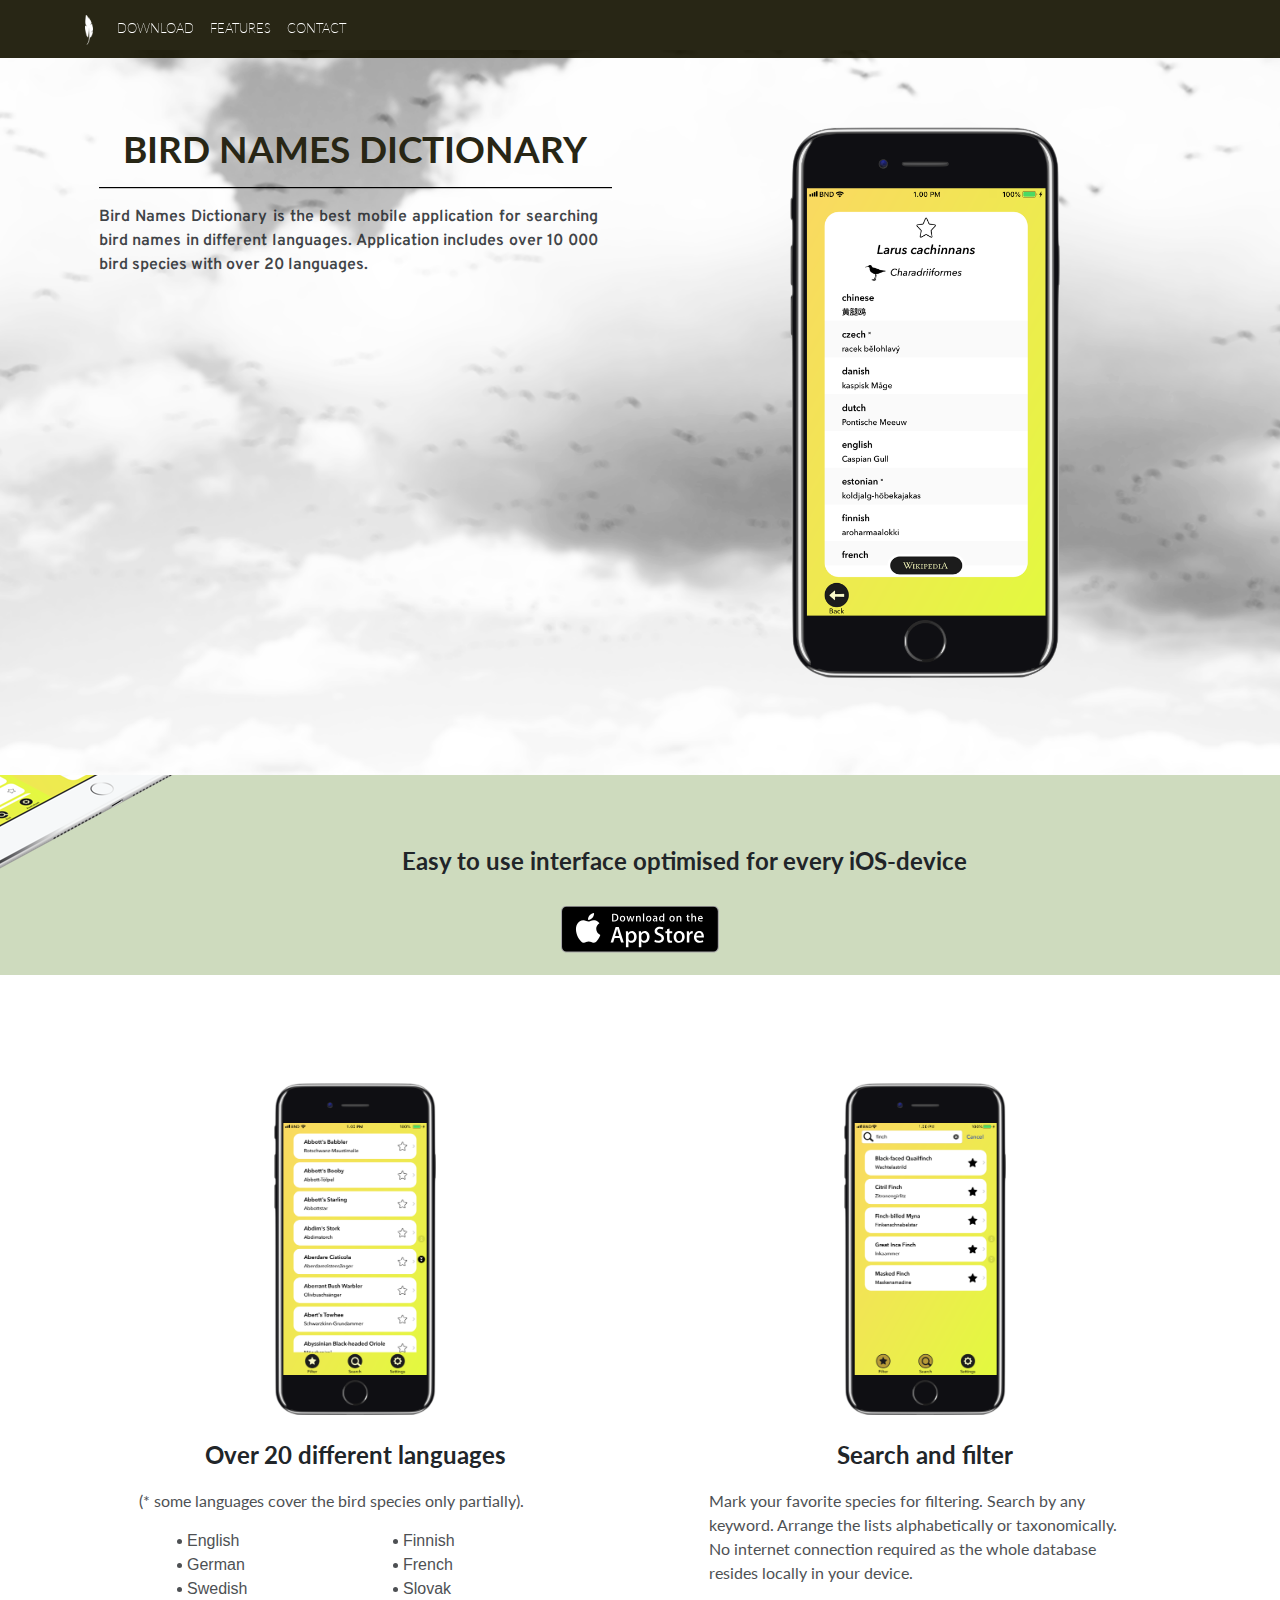
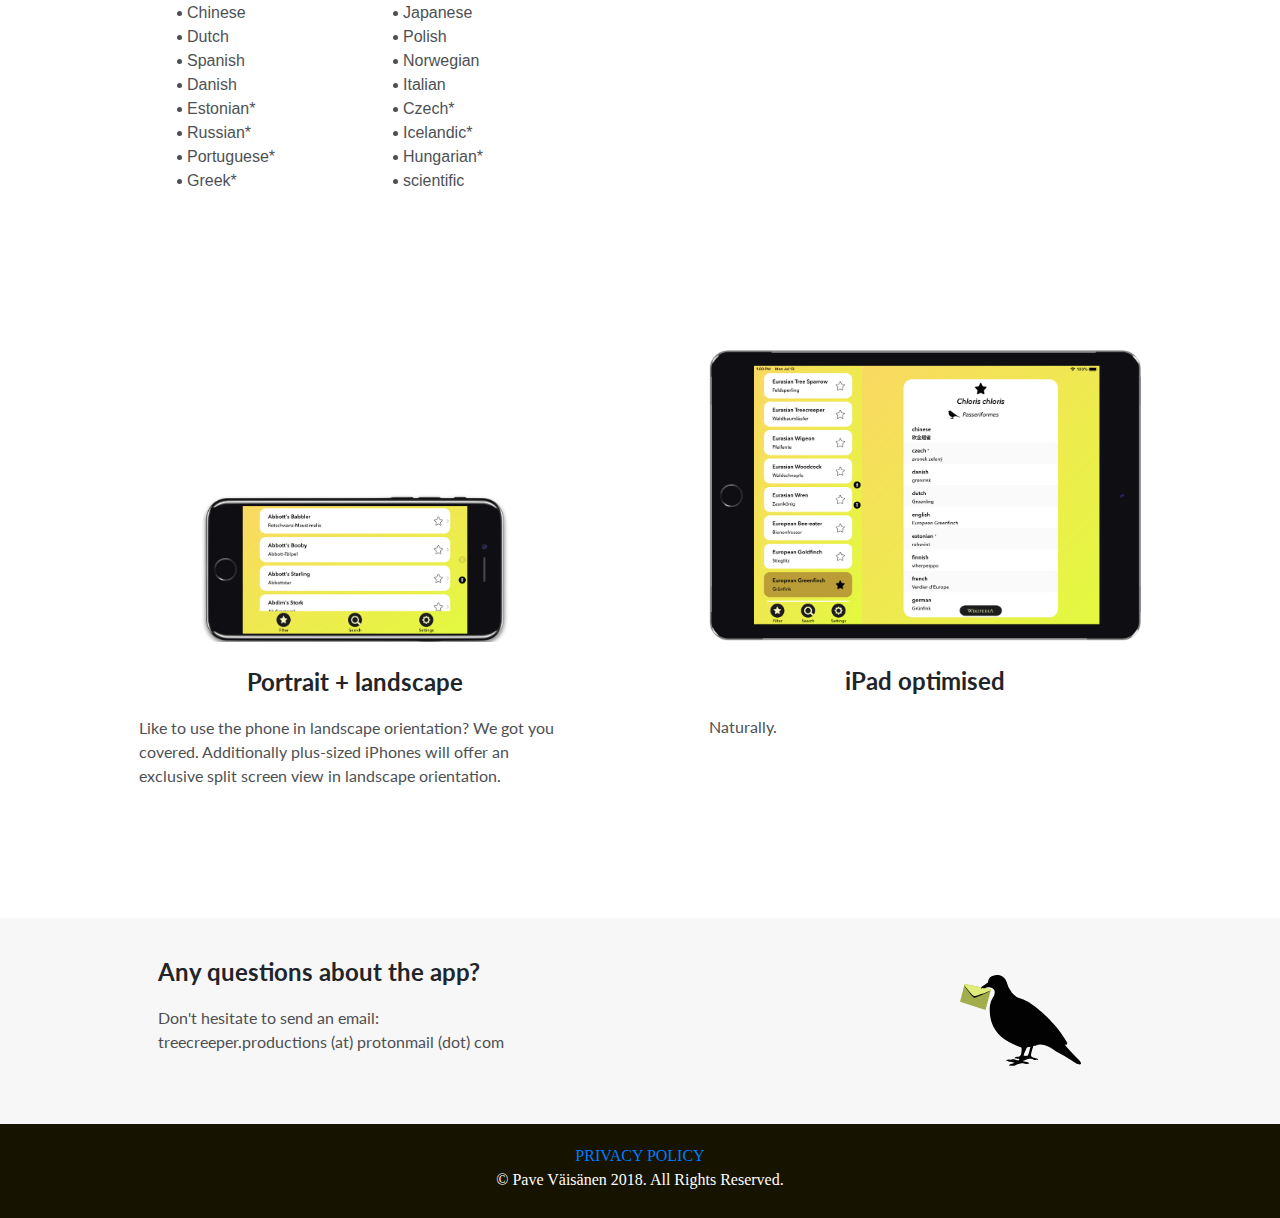
<file: index.html>
<!DOCTYPE html>
<html lang="en">

	<head>
		
		<meta charset="utf-8">
		<meta name="viewport" content="width=device-width, initial-scale=1, shrink-to-fit=no">
		<meta name="description" content="">
		<meta name="author" content="">
		<title>Bird Names Dictionary</title>	
		
		
		<link href="https://fonts.googleapis.com/css?family=Overpass:600 |Lato:400,700" rel="stylesheet">
		
		<link rel="stylesheet" type="text/css" href="css/bootstrap.min.css">
		<link rel="stylesheet" type="text/css" href="css/pave.css">
	</head>
	
	<body id="page-top">
		
	

     <nav class="navbar navbar-expand-sm fixed-top bg-custom" id="mainNav">
      <div class="container">
        <a class="navbar-brand js-scroll-trigger" href="#page-top">
	        <img src="images/feather.png"  height="30" alt="home">    
        </a>
        <button class="navbar-toggler navbar-toggler-right nav-custom" type="button" data-toggle="collapse" data-target="#navbarResponsive" aria-controls="navbarResponsive" aria-expanded="false" aria-label="Toggle navigation">
         <span class="navbar-toggler-icon"></span>
        </button>
        
        <div class="collapse navbar-collapse" id="navbarResponsive">
          <ul class="navbar-nav mr-auto">
	          <li class="nav-item">
              	<a class="nav-link js-scroll-trigger nav-custom" href="#download">DOWNLOAD</a>
			  </li>
            <li class="nav-item">
              <a class="nav-link js-scroll-trigger nav-custom" href="#features">FEATURES</a>
            </li>
            <li class="nav-item">
              <a class="nav-link js-scroll-trigger nav-custom" href="#contact">CONTACT</a>
            </li>
          </ul>
        </div>
      </div>
    </nav>
    

    
    <header class="bg">
	    <div class="container">
		    <div class="row">
			    <div class="col-sm-6">
				    <div id="content">
					   <h1 class="header">BIRD NAMES DICTIONARY</h1>
					   <hr>
				    	<p class="paragraph-frontPage">Bird Names Dictionary is the best mobile application for searching bird names in different languages. Application includes over 10 000 bird species with over 20 languages. </p> 

				    </div>

				   				    
			    </div>
			    <div class="col-sm-6">
				    <img class="mockup" src="images/Iphone%207%20mockup.png">
			    </div> 
		    </div>
		    
	    </div>
    </header>
    
    
    
    <section class="my-jumbotron" id="download">
		<div class="container">
			<h4 id="center-header"> Easy to use interface optimised for every iOS-device</h4>
					  	<div class="col-md-12" id="app-store">
					  		<a class="badge-link" href="https://itunes.apple.com/us/app/bird-names-dictionary/id1436321814?mt=8&ign-mpt=uo%3D2"><img src="images/app-store-badge.svg" alt=""></a>   
			    		</div>
		</div>	    
    </section>
    
    
    
     <section class="bg-feature" id="features">
      <div class="container">
	      <div class="row">
		      <div class="col-sm-6" id="info-box">
			      <img class="feature-img-1" src="images/Iphone1.png">
			      <p class="paragraph-feature-header">Over 20 different languages</p>
			      <p class="paragraph-feature-body"> (* some languages cover the bird species only partially).</p>
				  <ul class="language-list">
					  <li id="language"><span id="bullet-span">English</span></li>
					  <li id="language"><span id="bullet-span">Finnish</span></li>
					  <li id="language"><span id="bullet-span">German</span></li>
					  <li id="language"><span id="bullet-span">French</span></li>
					  <li id="language"><span id="bullet-span">Swedish</span></li>
					  <li id="language"><span id="bullet-span">Slovak</span></li>
					  <li id="language"><span id="bullet-span">Chinese</span></li>
					  <li id="language"><span id="bullet-span">Japanese</span></li>
					  <li id="language"><span id="bullet-span">Dutch</span></li>
					  <li id="language"><span id="bullet-span">Polish</span></li>
					  <li id="language"><span id="bullet-span">Spanish</span></li>
					  <li id="language"><span id="bullet-span">Norwegian</span></li>
					  <li id="language"><span id="bullet-span">Danish</span></li>
					  <li id="language"><span id="bullet-span">Italian</span></li>
					  <li id="language"><span id="bullet-span">Estonian*</span></li>
					  <li id="language"><span id="bullet-span">Czech*</span></li>
					  <li id="language"><span id="bullet-span">Russian*</span></li>
					  <li id="language"><span id="bullet-span">Icelandic*</span></li>
					  <li id="language"><span id="bullet-span">Portuguese*</span></li>
					  <li id="language"><span id="bullet-span">Hungarian*</span></li>
					  <li id="language"><span id="bullet-span">Greek*</span></li>
					  <li id="language"><span id="bullet-span">scientific</span></li>
					  
				  </ul>    

		      </div>
		      <div class="col-sm-6">
			      <img class="feature-img-1" src="images/Iphone2.png">
			      <p class="paragraph-feature-header">Search and filter</p>
			      <p class="paragraph-feature-body">Mark your favorite species for filtering. Search by any keyword. Arrange the lists alphabetically or taxonomically. No internet connection required as the whole database resides locally in your device.</p>
		      </div>
	      </div>
	      
	      <div class="row">
		      <div class="col-sm-6" id="info-box">
			      <img class="feature-img-2" src="images/Iphone3.png">
			      <p class="paragraph-feature-header">Portrait + landscape</p>
			      <p class="paragraph-feature-body">Like to use the phone in landscape orientation? We got you covered. Additionally plus-sized iPhones will offer an exclusive  split screen view in landscape orientation.</p>
		      </div>
		      <div class="col-sm-6" id="info-box">
			      <img class="feature-img-2" src="images/IPad1.png">
			      <p class="paragraph-feature-header">iPad optimised</p>
			      <p class="paragraph-feature-body">Naturally.</p>
		      </div>
	      </div>
      </div>
    </section>
    
    
    
    
    
    <section class="bg-contact" id="contact">
      <div class="container">
	      <div class="row">
		      <div class="col-sm-8">
			      
			      <p class="contact-header">Any questions about the app?</p>
			      <p class="paragraph-feature-body"> Don't hesitate to send an email: <br />treecreeper.productions (at) protonmail (dot) com</p>
			      
		      </div>
		      <div class="col-sm-4 contact-image">
				    <img src="images/pigeon.svg">
			    </div> 
	      </div>
       
      </div>
    </section>
    
    
    <footer>
      <div class="footer">
	      <div class="container">
		      <div class="col-md-12">
			      <a href="privacy.html"> PRIVACY POLICY</a>
		      </div>
		      <div class="col-md-12">
			      <p>&copy; Pave Väisänen 2018. All Rights Reserved.</p>
		      </div>
		      
		      
	      </div>
	     
	    
        
   
      </div>
    </footer>
    
    
    
    
    
    
    
    
        <!-- Bootstrap core JavaScript -->
    <script src="jquery.min.js"></script>
    <script src="bootstrap.bundle.min.js"></script>

    <!-- Plugin JavaScript -->
    <script src="jquery.easing.min.js"></script>

    <!-- Custom scripts for this template -->
    <script src="new-age.min.js"></script>

		
	</body>
</html>
</file>
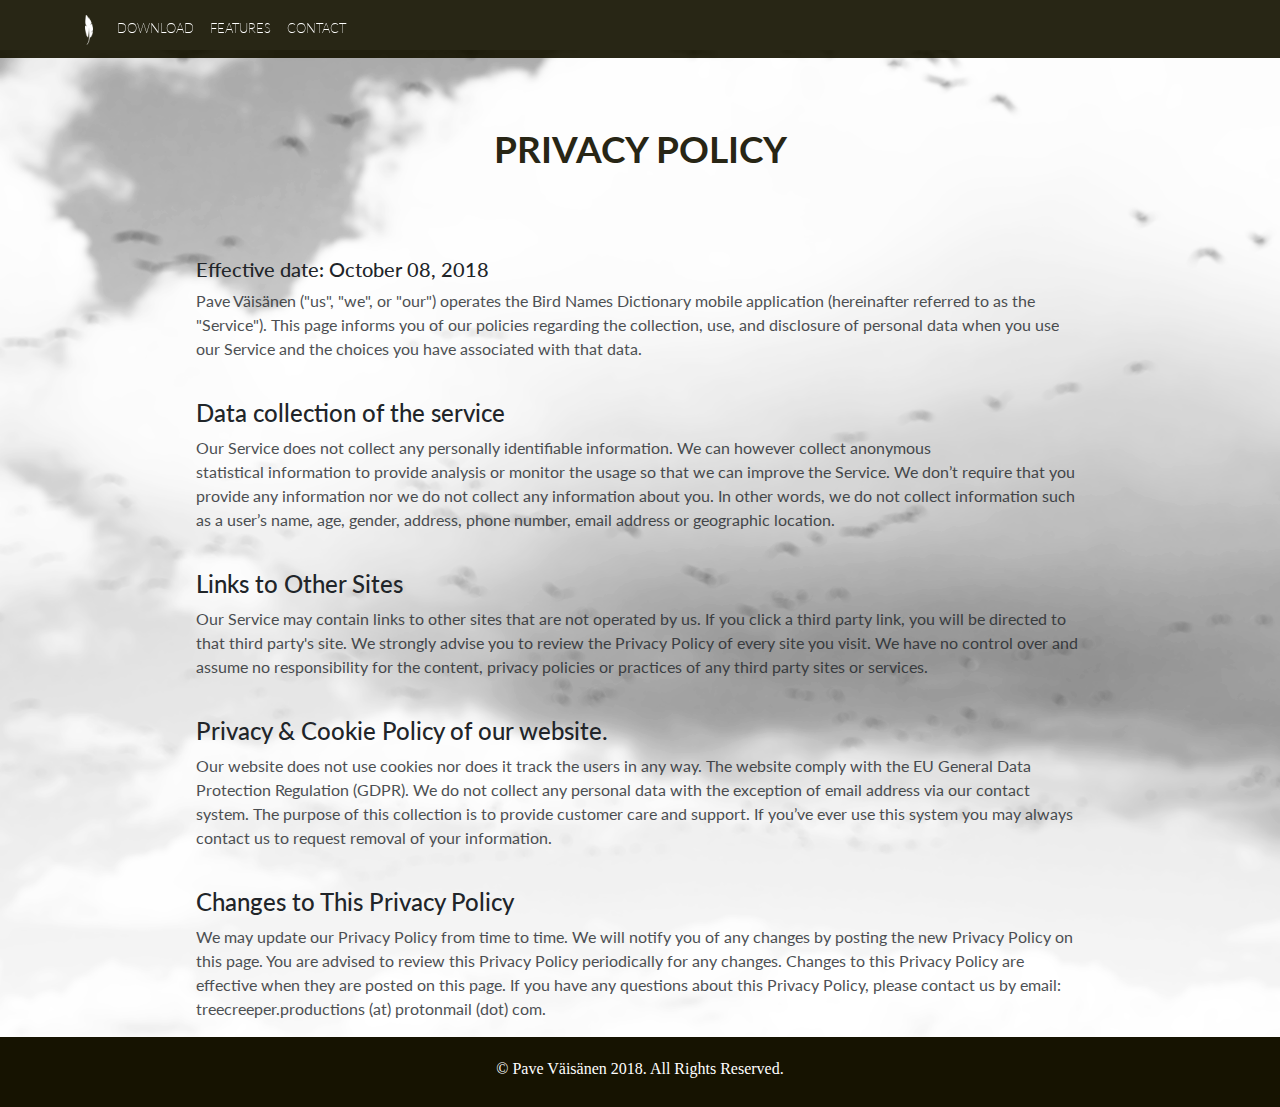
<file: privacy.html>
<!DOCTYPE html>
<html lang="en">

	<head>
		
		<meta charset="utf-8">
		<meta name="viewport" content="width=device-width, initial-scale=1, shrink-to-fit=no">
		<meta name="description" content="">
		<meta name="author" content="">
		<title>Bird Names Dictionary</title>	
		
		
		<link href="https://fonts.googleapis.com/css?family=Lato:400,700" rel="stylesheet">
		
		<link rel="stylesheet" type="text/css" href="css/bootstrap.min.css">
		<link rel="stylesheet" type="text/css" href="css/pave.css">
	</head>
	
	<body id="page-top">
		
	

     <nav class="navbar navbar-expand-sm fixed-top bg-custom" id="mainNav">
      <div class="container">
        <a class="navbar-brand js-scroll-trigger" href="index.html">
	        <img src="images/feather.png"  height="30" alt="home">    
        </a>
        <button class="navbar-toggler navbar-toggler-right nav-custom" type="button" data-toggle="collapse" data-target="#navbarResponsive" aria-controls="navbarResponsive" aria-expanded="false" aria-label="Toggle navigation">
         <span class="navbar-toggler-icon"></span>
        </button>
        
        <div class="collapse navbar-collapse" id="navbarResponsive">
          <ul class="navbar-nav mr-auto">
	          <li class="nav-item">
              	<a class="nav-link js-scroll-trigger nav-custom" href="index.html#download">DOWNLOAD</a>
			  </li>
 
            <li class="nav-item">
              <a class="nav-link js-scroll-trigger nav-custom" href="index.html#features">FEATURES</a>
            </li>
            <li class="nav-item">
              <a class="nav-link js-scroll-trigger nav-custom" href="index.html#contact">CONTACT</a>
            </li>
          </ul>
        </div>
      </div>
    </nav>
    

    
    <header class="bg">
	    <div class="container">
		    <div class="row">
			    <div class="col-md-12">
				    <div id="privacy">
					   <h1 class="header">PRIVACY POLICY</h1>
					   
					   		<div id="privacyText">



							<h5 class="privacy-header">Effective date: October 08, 2018</h5>

							<p class="paragraph-feature-body">Pave Väisänen ("us", "we", or "our") operates the Bird Names Dictionary mobile application (hereinafter referred to as the "Service").
This page informs you of our policies regarding the collection, use, and disclosure of personal data when you use our Service and the choices you have associated with that data.</p>

							<h4 class="privacy-header">Data collection of the service</h4>
							
							<p class="paragraph-feature-body">Our Service does not collect any personally identifiable information. We can however collect anonymous statistical information to provide analysis or monitor the usage so that we can improve the Service. We don’t require that you provide any information nor we do not collect any information about you. In other words, we do not collect information such as a user’s name, age, gender, address, phone number, email address or geographic location.</p>
							
							<h4 class="privacy-header">Links to Other Sites</h4>
							
							<p class="paragraph-feature-body">Our Service may contain links to other sites that are not operated by us. If you click a third party link, you will be directed to that third party's site. We strongly advise you to review the Privacy Policy of every site you visit.
We have no control over and assume no responsibility for the content, privacy policies or practices of any third party sites or services.</p>

							<h4 class="privacy-header">Privacy & Cookie Policy of our website.</h4>
							
							<p class="paragraph-feature-body">Our website does not use cookies nor does it track the users in any way. The website comply with the EU General Data Protection Regulation (GDPR). We do not collect any personal data with the exception of email address via our contact system. The purpose of this collection is to provide customer care and support. If you’ve ever use this system you may always contact us to request removal of your information.</p>
							
							<h4 class="privacy-header">Changes to This Privacy Policy</h4>
							
							<p class="paragraph-feature-body">We may update our Privacy Policy from time to time. We will notify you of any changes by posting the new Privacy Policy on this page. You are advised to review this Privacy Policy periodically for any changes. Changes to this Privacy Policy are effective when they are posted on this page. If you have any questions about this Privacy Policy, please contact us by email: treecreeper.productions (at) protonmail (dot) com.</p>
							
					   		</div>

			   	 </div>
			   </div> 
			    
		    </div>
	    </div>
    </header>
    
    
    
         
    
    <footer>
      <div class="footer">
	      <div class="container">
		      <div class="col-md-12">
			      <p>&copy; Pave Väisänen 2018. All Rights Reserved.</p>
		      </div>
		      
		      
	      </div>
	     
	    
        
   
      </div>
    </footer>
    
    
    
    
    
    
    
    
        <!-- Bootstrap core JavaScript -->
    <script src="jquery.min.js"></script>
    <script src="bootstrap.bundle.min.js"></script>

    <!-- Plugin JavaScript -->
    <script src="jquery.easing.min.js"></script>

    <!-- Custom scripts for this template -->
    <script src="new-age.min.js"></script>

		
	</body>
</html>
</file>
<file: css/pave.css>
body {
	font-size: 16px;
	padding-top: 50px;
}

p {
	font-size: 100%
}

h1 {
	font-size: 230%;
}



#app-store {
	padding-top: 2%;
	text-align: center;
	padding-bottom: 2%;

}

.bg {
  background-image: url(../images/bg.png);
  background-position: center center;
  background-repeat: no-repeat;
  background-size: cover;

}


.bg-custom {
	background-color: rgba(22, 19 ,1, 0.92);	
}

.bg-feature {
	background-color: white;

}

.bg-contact {
	background-color: rgb(247,247,247);
	
}

#bullet-span {
	position: relative;
	left: -6px;
}

#center-header {
	
	text-align: center;
	padding-top: 8vh;
	padding-left: 18%;
	padding-right: 10%;
	font-family: 'Lato', sans-serif;
	font-weight: 700;
}

.center-ipad {
	max-width: 5%;
	
}


#content {

	text-align: center;
	padding-top: 6vw;
	
}

.contact-image {
	padding-top: 5%;
	padding-bottom: 5%;
	text-align: center;
}

.contact-header {
	padding-top: 5%;
	font-family: 'Lato', sans-serif;
	font-weight: 700;
	font-size: x-large;	
	padding-left: 10%;
}

.email {
	display: block;
	margin-left: auto;
	margin-right: auto;
	max-height: 20px;
	max-width: 90%;
	
}

.feature-img-1 {
	display: block;
margin-left: auto;
margin-right: auto;
max-width: 30%;
max-height: auto;
padding-top: 8%;
padding-bottom: 4%;

}

.feature-img-2 {
	display: block;
	margin-left: auto;
	margin-right: auto;
	max-width: 80%;
	max-height: auto;
	padding-top: 8%;
	padding-bottom: 4%;

}



.footer {
	background-color: rgba(22, 19 ,1, 1);
	color: white;
	text-align: center;
	padding-top: 20px;
	padding-bottom: 10px;
	font-family: "Lato-Light";
/* 	font-size: 1rem; */
}


.header {
	font-family: 'Lato', sans-serif;
	font-weight: 700;
	color: #282615;
}

hr {
	max-width: 95%;
	border-top : 1.5px solid black;
	border-bottom: 1px solid rgba(0,0,0,0.2);
}

#info-box {
	padding-bottom: 10%;
}

.my-jumbotron {
	background-color: rgba(65,117,5,0.26) !important;
	background-image: url(../images/ipad2.png);
	background-repeat: no-repeat;
	margin-bottom: 5%;
}

#language {
	
	width: 50%;
	float: left;

}

.language-list {
	padding-left: 20%;
	opacity: 0.8;
	
}



.mockup {
	display: block;
margin-left: auto;
margin-right: auto;
max-width: 50%;
max-height: auto%;
padding-top: 6vw;
padding-bottom: 18%;

}



.navbar-toggler-icon {
  background-image: url("data:image/svg+xml;charset=utf8,%3Csvg viewBox='0 0 30 30' xmlns='http://www.w3.org/2000/svg'%3E%3Cpath stroke='rgba(255, 255, 255, 0.9)' stroke-width='2' stroke-linecap='round' stroke-miterlimit='10' d='M4 7h22M4 15h22M4 23h22'/%3E%3C/svg%3E");
}

.navbar-toggler {
	 border: 1px solid white;
}


.nav-custom {
	color: white;
	font-family: 'Lato', sans-serif;
	font-weight: 200;
	font-size: 80%;

}

@media (pointer:fine) {
    /* Primary Input is a fine pointer device such as a mouse or stylus */
    
    .nav-custom:hover {
	cursor: pointer;
	color: yellow;
	}
}

@media (hover:none) {
    /* Primary Input doesn't respond to hover at all, even partially (ie: there is no pointing device) */
    .nav-custom:hover {
	cursor: pointer;
	color: white;
	}
    
    
}


.paragraph-frontPage {
	font-family: 'Overpass', sans-serif;
	font-size: medium;
	text-align: justify;
	font-weight: 600;
	max-width: 95%;
	padding-left: 2.5%;
	opacity: 0.85;

}

.paragraph-contact {
	padding-top: 5%;
	padding-left: 3%;
	font-family: 'Lato', sans-serif;
	font-weight: 700;
	text-align: left;
}

.paragraph-feature-header {
	font-family: 'Lato', sans-serif;
	font-weight: 700;
	font-size: x-large;
	text-align: center;
}

.paragraph-feature-body {
	font-family: 'Lato', sans-serif;
	font-weight: 400;
	text-align: left;
	padding-left: 10%;
	padding-right: 10%;
	opacity: 0.8;
	
}

#privacy {

	text-align: center;
	padding-top: 6vw;
	
}

.privacy-header {
	font-family: 'Lato', sans-serif;
	text-align: left;
	padding-left: 10%;
	padding-top: 2%;

}

#privacyText {
	
padding-top: 5%;
}
</file>
